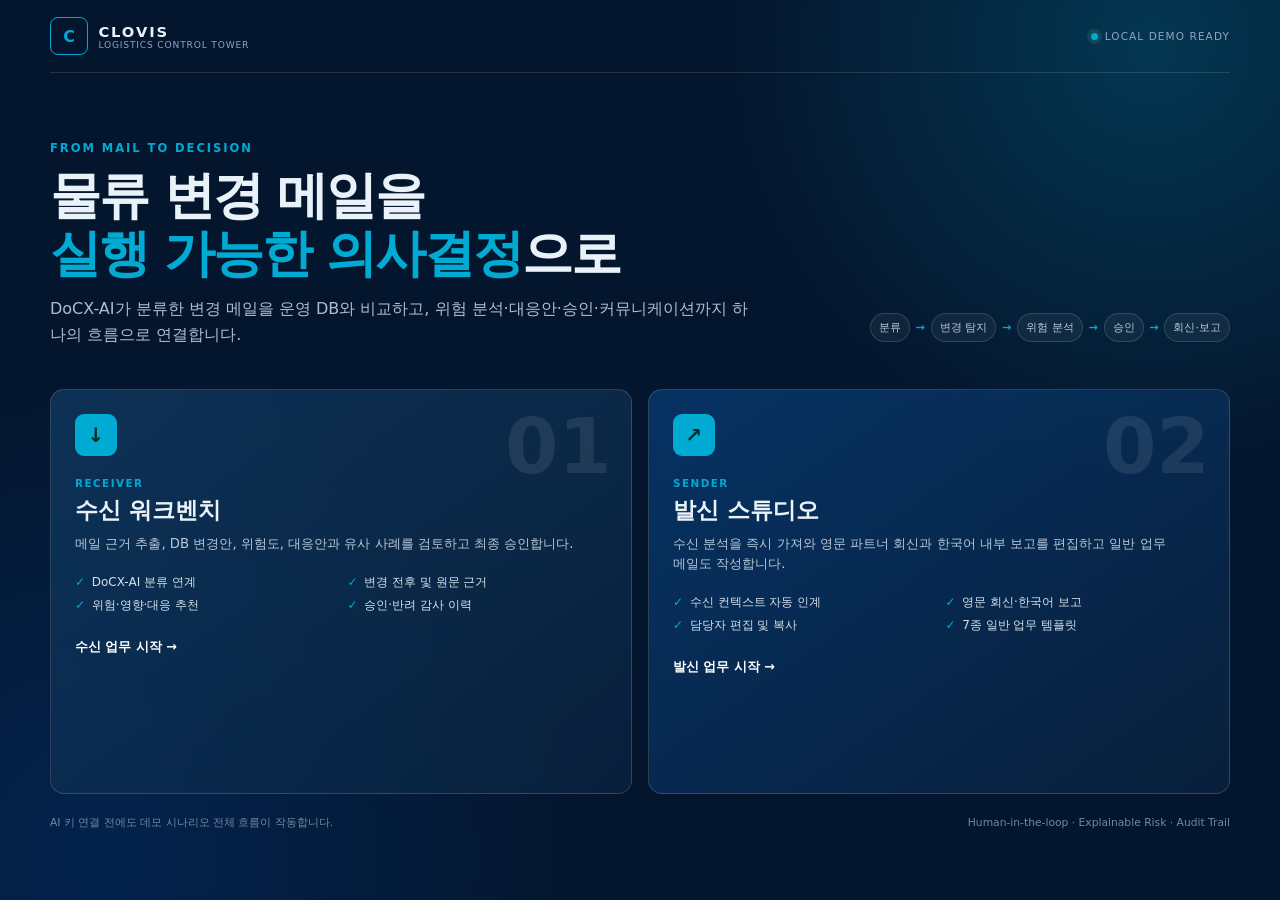
<file: frontend/index.html>
<!DOCTYPE html>
<html lang="ko">
<head>
  <meta charset="UTF-8" />
  <meta name="viewport" content="width=device-width, initial-scale=1.0" />
  <title>Clovis Logistics Control Tower</title>
  <link rel="stylesheet" href="./style.css?v=studio-2" />
  <link rel="stylesheet" href="./clovis-theme.css?v=ai-1" />
</head>
<body class="landing-body">
  <main class="control-landing">
    <header class="landing-nav">
      <div class="landing-brand"><span>C</span><div><strong>CLOVIS</strong><small>LOGISTICS CONTROL TOWER</small></div></div>
      <div class="landing-status"><i></i>LOCAL DEMO READY</div>
    </header>
    <section class="landing-hero">
      <div class="landing-hero__copy">
        <span class="landing-eyebrow">FROM MAIL TO DECISION</span>
        <h1>물류 변경 메일을<br><em>실행 가능한 의사결정</em>으로</h1>
        <p>DoCX-AI가 분류한 변경 메일을 운영 DB와 비교하고, 위험 분석·대응안·승인·커뮤니케이션까지 하나의 흐름으로 연결합니다.</p>
      </div>
      <div class="landing-pipeline"><span>분류</span><b>→</b><span>변경 탐지</span><b>→</b><span>위험 분석</span><b>→</b><span>승인</span><b>→</b><span>회신·보고</span></div>
    </section>
    <section class="landing-workspaces">
      <a class="workspace-card workspace-card--receive" href="./receive.html">
        <span class="workspace-card__number">01</span>
        <div class="workspace-card__icon">↓</div>
        <span class="workspace-card__kicker">RECEIVER</span>
        <h2>수신 워크벤치</h2>
        <p>메일 근거 추출, DB 변경안, 위험도, 대응안과 유사 사례를 검토하고 최종 승인합니다.</p>
        <ul><li>DoCX-AI 분류 연계</li><li>변경 전후 및 원문 근거</li><li>위험·영향·대응 추천</li><li>승인·반려 감사 이력</li></ul>
        <strong>수신 업무 시작 →</strong>
      </a>
      <a class="workspace-card workspace-card--send" href="./send.html">
        <span class="workspace-card__number">02</span>
        <div class="workspace-card__icon">↗</div>
        <span class="workspace-card__kicker">SENDER</span>
        <h2>발신 스튜디오</h2>
        <p>수신 분석을 즉시 가져와 영문 파트너 회신과 한국어 내부 보고를 편집하고 일반 업무 메일도 작성합니다.</p>
        <ul><li>수신 컨텍스트 자동 인계</li><li>영문 회신·한국어 보고</li><li>담당자 편집 및 복사</li><li>7종 일반 업무 템플릿</li></ul>
        <strong>발신 업무 시작 →</strong>
      </a>
    </section>
    <footer class="landing-footer"><span>AI 키 연결 전에도 데모 시나리오 전체 흐름이 작동합니다.</span><span>Human-in-the-loop · Explainable Risk · Audit Trail</span></footer>
  </main>
</body>
</html>
</file>
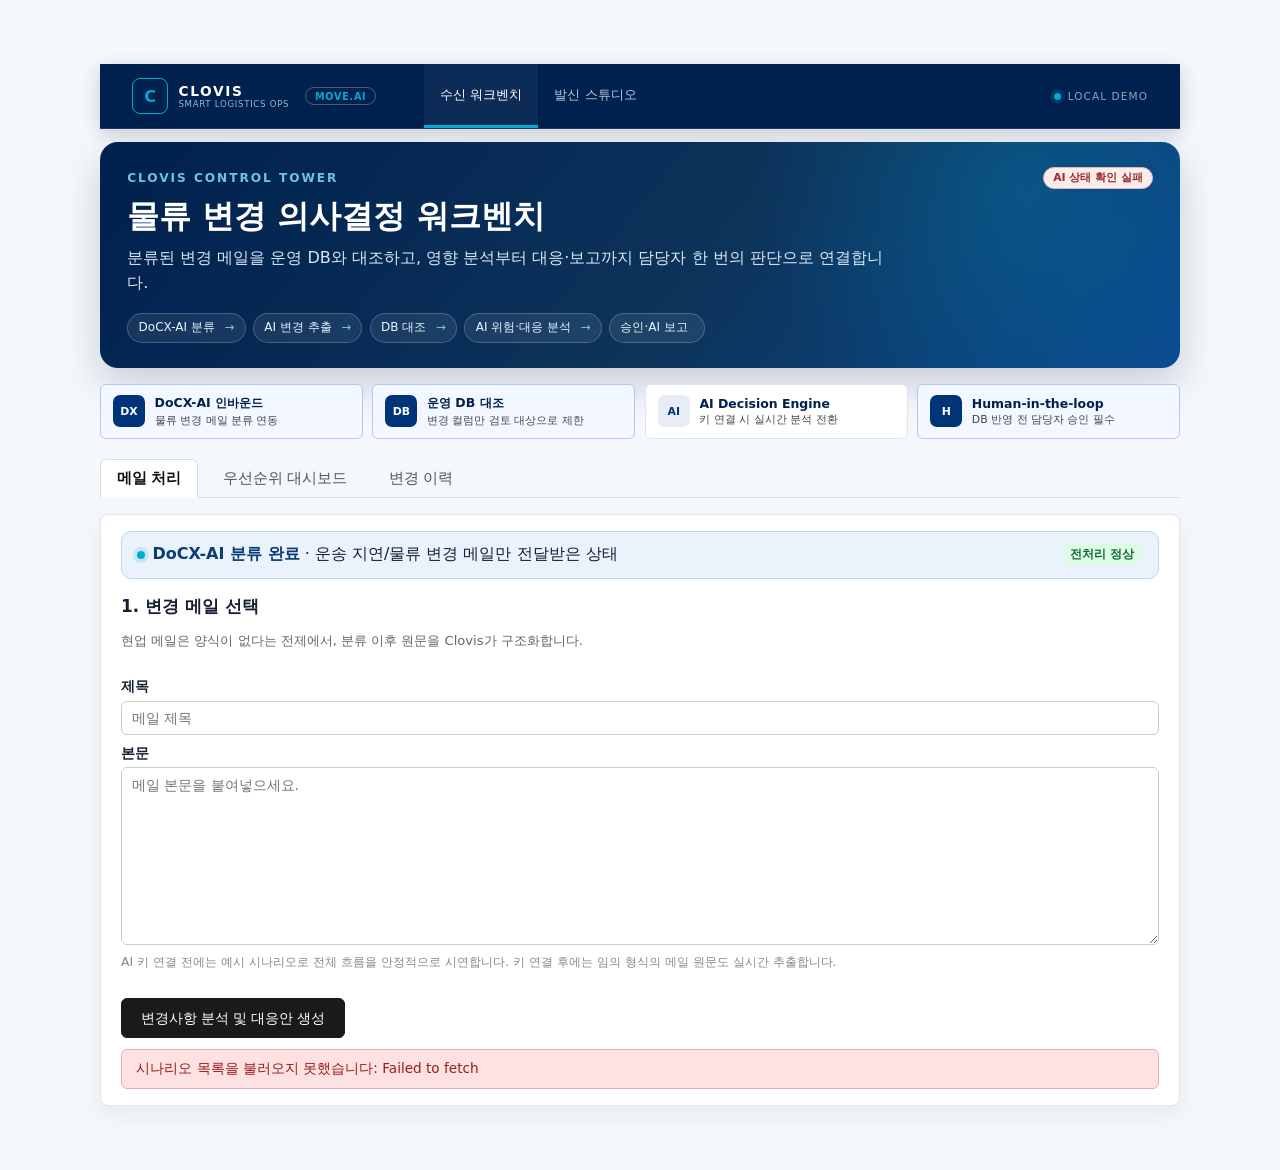
<file: frontend/receive.html>
<!DOCTYPE html>
<html lang="ko">
<head>
  <meta charset="UTF-8" />
  <meta name="viewport" content="width=device-width, initial-scale=1.0" />
  <title>메일 수신 처리</title>
  <link rel="stylesheet" href="./style.css?v=studio-2" />
  <link rel="stylesheet" href="./clovis-theme.css?v=glovis-3" />
  <script src="./config.js"></script>
  <style>
    body {
      max-width: 1080px;
    }

    /* ---------- 탭 ---------- */
    .tabs {
      display: flex;
      gap: 0.5rem;
      margin: 1.25rem 0 1rem;
      border-bottom: 1px solid #ddd;
    }
    .tab-btn {
      border: 1px solid transparent;
      border-bottom: none;
      background: none;
      padding: 0.55rem 1rem;
      font-size: 0.92rem;
      cursor: pointer;
      color: #555;
      border-radius: 6px 6px 0 0;
    }
    .tab-btn.is-active {
      color: #111;
      font-weight: 600;
      border-color: #ddd;
      background: #fff;
      border-bottom: 1px solid #fff;
      margin-bottom: -1px;
    }
    .tab-panel {
      display: none;
    }
    .tab-panel.is-active {
      display: block;
    }

    /* ---------- 공통 패널 ---------- */
    .panel {
      border: 1px solid #ddd;
      border-radius: 8px;
      padding: 1rem 1.25rem;
      margin-bottom: 1.25rem;
      background: #fff;
    }
    .panel h2 {
      margin-top: 0;
      font-size: 1.05rem;
    }
    .hint {
      font-size: 0.82rem;
      color: #666;
      margin: 0.25rem 0 0.75rem;
    }

    /* ---------- 1. 메일 선택 ---------- */
    .example-buttons {
      display: flex;
      flex-wrap: wrap;
      gap: 0.5rem;
      margin-bottom: 1rem;
    }
    .example-btn {
      border: 1px solid #888;
      background: #f5f5f5;
      border-radius: 6px;
      padding: 0.5rem 0.8rem;
      font-size: 0.85rem;
      cursor: pointer;
      text-align: left;
    }
    .example-btn.is-loaded {
      border-color: #1a1a1a;
      background: #eef2ff;
    }
    .example-btn small {
      display: block;
      color: #666;
      font-weight: normal;
    }
    label {
      display: block;
      font-size: 0.85rem;
      font-weight: 600;
      margin: 0.6rem 0 0.3rem;
    }
    input[type="text"], textarea {
      width: 100%;
      padding: 0.5rem 0.6rem;
      border: 1px solid #ccc;
      border-radius: 6px;
      font-family: inherit;
      font-size: 0.88rem;
      box-sizing: border-box;
    }
    textarea {
      resize: vertical;
    }
    .source-note {
      font-size: 0.78rem;
      color: #888;
      margin-top: 0.3rem;
    }
    button.primary {
      margin-top: 0.9rem;
      padding: 0.6rem 1.2rem;
      border: 1px solid #1a1a1a;
      background: #1a1a1a;
      color: #fff;
      border-radius: 6px;
      font-size: 0.9rem;
      cursor: pointer;
    }
    button.primary:disabled {
      opacity: 0.5;
      cursor: not-allowed;
    }
    .error-box {
      background: #fee2e2;
      border: 1px solid #fca5a5;
      color: #991b1b;
      border-radius: 6px;
      padding: 0.6rem 0.9rem;
      font-size: 0.85rem;
      margin-top: 0.7rem;
    }

    /* ---------- 2. 검토 카드 ---------- */
    .case-card {
      border: 1px solid #ddd;
      border-radius: 8px;
      margin-bottom: 1.25rem;
      overflow: hidden;
    }
    .case-card__header {
      background: #f7f7f9;
      padding: 0.75rem 1rem;
      display: flex;
      flex-wrap: wrap;
      align-items: center;
      gap: 0.5rem;
      border-bottom: 1px solid #ddd;
    }
    .case-card__title {
      font-weight: 700;
      font-size: 0.98rem;
    }
    .badge {
      display: inline-block;
      font-size: 0.74rem;
      padding: 0.15rem 0.55rem;
      border-radius: 999px;
      font-weight: 600;
    }
    .badge-registered { background: #dcfce7; color: #166534; }
    .badge-missing { background: #fee2e2; color: #991b1b; }
    .badge-warning { background: #fef3c7; color: #92400e; }
    .case-card__body {
      padding: 1rem;
    }

    /* ---------- 필드 테이블 ---------- */
    table.field-table {
      width: 100%;
      border-collapse: collapse;
      font-size: 0.87rem;
      margin-bottom: 0.9rem;
    }
    table.field-table th, table.field-table td {
      border: 1px solid #e2e2e2;
      padding: 0.45rem 0.6rem;
      text-align: left;
      vertical-align: top;
    }
    table.field-table th {
      background: #fafafa;
      font-size: 0.8rem;
    }
    tr.field-changed td.value-cell {
      background: #fef9c3;
      font-weight: 700;
    }
    .field-missing {
      color: #999;
      font-style: italic;
    }
    .field-new {
      color: #1d4ed8;
    }
    .evidence {
      display: block;
      font-size: 0.74rem;
      color: #777;
      font-weight: normal;
      font-style: italic;
      margin-top: 0.2rem;
    }
    .evidence::before {
      content: "“";
    }
    .evidence::after {
      content: "”";
    }

    /* ---------- 캘린더 ---------- */
    .calendar-wrap {
      display: flex;
      flex-wrap: wrap;
      gap: 1rem;
      margin-bottom: 1rem;
    }
    .calendar-month {
      border: 1px solid #e2e2e2;
      border-radius: 6px;
      padding: 0.6rem;
      width: 230px;
    }
    .calendar-month__title {
      font-size: 0.85rem;
      font-weight: 700;
      text-align: center;
      margin-bottom: 0.4rem;
    }
    table.calendar-grid {
      width: 100%;
      border-collapse: collapse;
      font-size: 0.76rem;
    }
    table.calendar-grid th {
      color: #888;
      font-weight: normal;
      padding: 0.15rem;
    }
    table.calendar-grid td {
      text-align: center;
      padding: 0.3rem 0;
      border-radius: 4px;
    }
    td.day.is-today {
      border: 2px solid #444;
    }
    td.day.is-old {
      background: #fee2e2;
      color: #991b1b;
      text-decoration: line-through;
    }
    td.day.is-new {
      background: #dbeafe;
      color: #1d4ed8;
      font-weight: 700;
    }
    .calendar-legend {
      font-size: 0.74rem;
      color: #555;
      display: flex;
      gap: 0.7rem;
      margin-top: 0.3rem;
      flex-wrap: wrap;
    }
    .legend-dot {
      display: inline-block;
      width: 0.6rem;
      height: 0.6rem;
      border-radius: 2px;
      margin-right: 0.2rem;
      vertical-align: middle;
    }
    .legend-today { border: 2px solid #444; }
    .legend-old { background: #fee2e2; }
    .legend-new { background: #dbeafe; }

    /* ---------- 경고/우선순위 ---------- */
    .warning-list {
      list-style: none;
      padding: 0;
      margin: 0 0 0.9rem;
    }
    .warning-list li {
      background: #fef3c7;
      color: #92400e;
      border: 1px solid #fcd34d;
      border-radius: 6px;
      padding: 0.4rem 0.7rem;
      font-size: 0.83rem;
      margin-bottom: 0.4rem;
    }
    .priority-line {
      font-size: 0.8rem;
      color: #555;
      margin-bottom: 0.8rem;
    }

    /* ---------- 승인/반려 ---------- */
    .update-box {
      border-top: 1px dashed #ccc;
      padding-top: 0.8rem;
      display: flex;
      align-items: center;
      gap: 0.7rem;
      flex-wrap: wrap;
    }
    button.approve-btn, button.reject-btn {
      padding: 0.45rem 0.9rem;
      border-radius: 6px;
      cursor: pointer;
      font-size: 0.85rem;
      border: 1px solid;
    }
    button.approve-btn {
      background: #1a1a1a;
      color: #fff;
      border-color: #1a1a1a;
    }
    button.approve-btn:disabled {
      background: #eee;
      color: #999;
      border-color: #ccc;
      cursor: not-allowed;
    }
    button.reject-btn {
      background: #fff;
      color: #991b1b;
      border-color: #f2b8b8;
    }
    button.reject-btn:disabled {
      color: #ccc;
      border-color: #eee;
      cursor: not-allowed;
    }
    .update-result {
      font-size: 0.82rem;
      color: #991b1b;
      font-weight: 600;
    }
    .decision-box {
      border-radius: 6px;
      padding: 0.5rem 0.8rem;
      font-size: 0.83rem;
      font-weight: 600;
      margin-bottom: 0.6rem;
    }
    .decision-approved {
      background: #dcfce7;
      color: #166534;
    }
    .decision-rejected {
      background: #fee2e2;
      color: #991b1b;
    }
    span.badge.decision-approved { border-radius: 999px; }
    span.badge.decision-rejected { border-radius: 999px; }

    /* ---------- AI 추출 실패 ---------- */
    .ai-failure-banner {
      background: #fee2e2;
      border: 2px solid #dc2626;
      color: #7f1d1d;
      border-radius: 8px;
      padding: 1rem 1.2rem;
    }
    .ai-failure-banner strong {
      font-size: 1rem;
    }
    .ai-failure-detail {
      font-family: monospace;
      font-size: 0.78rem;
      background: #fff;
      border: 1px solid #f2b8b8;
      border-radius: 4px;
      padding: 0.5rem 0.7rem;
      white-space: pre-wrap;
      word-break: break-word;
    }

    /* ---------- 대시보드 ---------- */
    .dashboard-controls {
      display: flex;
      align-items: center;
      gap: 0.6rem;
      margin-bottom: 1rem;
      font-size: 0.85rem;
    }
    table.dashboard-table {
      width: 100%;
      border-collapse: collapse;
      font-size: 0.85rem;
    }
    table.dashboard-table th, table.dashboard-table td {
      border: 1px solid #e2e2e2;
      padding: 0.5rem 0.6rem;
      text-align: left;
    }
    table.dashboard-table th {
      background: #fafafa;
    }
    .rank-cell {
      font-weight: 700;
      color: #444;
      width: 2rem;
    }

    /* ---------- Clovis 의사결정 워크벤치 ---------- */
    body {
      background: #f4f7fb;
      color: #172033;
    }
    .workspace-hero {
      color: #fff;
      background:
        radial-gradient(circle at 85% 20%, rgba(0, 170, 210, 0.22), transparent 28%),
        linear-gradient(130deg, #00204e 0%, #0d345b 58%, #0a4a8f 100%);
      border-radius: 18px;
      padding: 1.55rem 1.7rem;
      margin-top: 0.8rem;
      box-shadow: 0 16px 38px rgba(7, 27, 56, 0.18);
    }
    .workspace-hero h1 { margin: 0.35rem 0 0.45rem; color: #fff; }
    .workspace-hero__top { display: flex; align-items: center; justify-content: space-between; gap: 1rem; }
    .workspace-nav { display: flex; gap: .35rem; }
    .workspace-nav a { color: #dbe9f5; text-decoration: none; border: 1px solid rgba(255,255,255,.18); border-radius: 7px; padding: .42rem .65rem; font-size: .72rem; }
    .workspace-nav a.is-active, .workspace-nav a:hover { color: #001a43; background: #aec6ff; border-color: #aec6ff; }
    .eyebrow {
      color: #6fc4e0;
      font-size: 0.76rem;
      font-weight: 800;
      letter-spacing: 0.16em;
    }
    .hero-copy { color: #d9e8f5; margin: 0; max-width: 760px; line-height: 1.55; }
    .pipeline {
      display: flex;
      flex-wrap: wrap;
      gap: 0.45rem;
      margin-top: 1.1rem;
    }
    .pipeline span {
      border: 1px solid rgba(255,255,255,0.2);
      background: rgba(255,255,255,0.08);
      color: #e9f6ff;
      border-radius: 999px;
      padding: 0.34rem 0.65rem;
      font-size: 0.75rem;
    }
    .pipeline span::after { content: "  →"; margin-left: 0.35rem; color: #6fc4e0; }
    .pipeline span:last-child::after { content: ""; }
    .docx-banner {
      display: flex;
      align-items: center;
      justify-content: space-between;
      gap: 1rem;
      padding: 0.8rem 0.95rem;
      background: #eaf2fb;
      border: 1px solid #bcd6ef;
      border-radius: 10px;
      margin-bottom: 1rem;
    }
    .docx-banner strong { color: #0a3d73; }
    .live-dot {
      display: inline-block;
      width: 8px;
      height: 8px;
      background: #00aad2;
      border-radius: 50%;
      box-shadow: 0 0 0 4px rgba(0,170,210,0.15);
      margin-right: 0.45rem;
    }
    .panel, .case-card { border-color: #dfe7f0; box-shadow: 0 8px 22px rgba(27, 53, 86, 0.06); }
    .case-card { border-radius: 14px; }
    .case-card__header { background: linear-gradient(90deg, #f6f9fc, #eef3fb); padding: 0.9rem 1.05rem; }
    .case-card__title { margin-right: auto; }
    .risk-badge { color: #fff; }
    .risk-badge.low { background: #2f7d5c; }
    .risk-badge.medium { background: #b8863a; }
    .risk-badge.high { background: #bf5b2f; }
    .risk-badge.critical { background: #ba1a1a; }
    .decision-support {
      border: 1px solid #dbe6ef;
      border-radius: 12px;
      overflow: hidden;
      margin: 1rem 0;
      background: #fbfdff;
    }
    .decision-grid {
      display: grid;
      grid-template-columns: 0.85fr 1.15fr;
      gap: 0;
    }
    .risk-panel, .action-panel { padding: 1rem; }
    .risk-panel { border-right: 1px solid #dbe6ef; }
    .section-kicker {
      font-size: 0.72rem;
      font-weight: 800;
      color: #53708c;
      letter-spacing: 0.08em;
      text-transform: uppercase;
      margin-bottom: 0.6rem;
    }
    .risk-head { display: flex; align-items: center; gap: 0.85rem; margin-bottom: 0.85rem; }
    .risk-score {
      width: 68px;
      height: 68px;
      border-radius: 50%;
      display: grid;
      place-items: center;
      color: white;
      background: #b8863a;
      font-weight: 800;
      font-size: 1.25rem;
      box-shadow: inset 0 0 0 7px rgba(255,255,255,0.22);
      flex: 0 0 auto;
    }
    .risk-score.low { background: #2f7d5c; }
    .risk-score.high { background: #bf5b2f; }
    .risk-score.critical { background: #ba1a1a; }
    .risk-title strong { display: block; font-size: 1.02rem; }
    .risk-title span { font-size: 0.75rem; color: #6a7d90; }
    .risk-reasons { margin: 0; padding-left: 1.1rem; color: #526579; font-size: 0.78rem; }
    .impact-list { display: grid; gap: 0.45rem; margin-top: 0.9rem; }
    .impact-item { background: #fff; border: 1px solid #e4ebf2; border-radius: 8px; padding: 0.6rem 0.7rem; }
    .impact-item strong { color: #173c62; font-size: 0.79rem; }
    .impact-item span { display: block; color: #5a6d80; font-size: 0.76rem; margin-top: 0.15rem; line-height: 1.4; }
    .action-list { display: grid; gap: 0.55rem; }
    .action-option {
      position: relative;
      display: grid;
      grid-template-columns: auto 1fr;
      gap: 0.65rem;
      align-items: start;
      margin: 0;
      padding: 0.72rem;
      border: 1px solid #dbe4ed;
      border-radius: 9px;
      background: #fff;
      cursor: pointer;
    }
    .action-option:has(input:checked) { border-color: #003478; background: #eef3fb; box-shadow: 0 0 0 2px rgba(0,52,120,0.12); }
    .action-option input { margin-top: 0.25rem; accent-color: #003478; }
    .action-name { display: flex; align-items: center; gap: 0.4rem; font-size: 0.83rem; font-weight: 800; }
    .recommend-chip { color: #003478; background: #d8e2ff; border-radius: 999px; padding: 0.12rem 0.42rem; font-size: 0.67rem; }
    .action-desc { display: block; color: #607386; font-size: 0.75rem; margin-top: 0.2rem; line-height: 1.38; }
    .action-meta { display: block; color: #8393a3; font-size: 0.69rem; margin-top: 0.3rem; }
    .package-button {
      width: 100%;
      border: none;
      border-radius: 9px;
      color: #fff;
      background: linear-gradient(90deg, #003478, #00aad2);
      padding: 0.72rem 1rem;
      margin-top: 0.75rem;
      font-weight: 800;
      cursor: pointer;
    }
    .package-button:disabled { opacity: 0.55; cursor: wait; }
    .package-output { border-top: 1px solid #dbe6ef; padding: 1rem; background: #f2f7fb; }
    .package-grid { display: grid; grid-template-columns: 1fr 1fr; gap: 0.8rem; }
    .message-draft { background: white; border: 1px solid #dbe4ed; border-radius: 10px; overflow: hidden; }
    .message-draft__head { padding: 0.65rem 0.8rem; background: #eaf1f7; font-size: 0.78rem; font-weight: 800; }
    .message-draft__subject { padding: 0.65rem 0.8rem; font-size: 0.77rem; font-weight: 700; border-bottom: 1px solid #edf1f5; }
    .message-draft pre { white-space: pre-wrap; word-break: break-word; margin: 0; padding: 0.8rem; font-family: inherit; font-size: 0.75rem; line-height: 1.52; max-height: 320px; overflow: auto; }
    .copy-btn { float: right; border: 1px solid #b6c5d3; background: #fff; border-radius: 6px; padding: 0.2rem 0.45rem; cursor: pointer; font-size: 0.68rem; }
    .section-label { margin: 1.05rem 0 0.5rem; font-size: 0.78rem; color: #536b82; font-weight: 800; }
    .case-memory { border-top: 1px solid #dbe6ef; padding: 0.85rem 1rem; background: #f6f9fc; }
    .case-memory__title { display: flex; justify-content: space-between; gap: 0.8rem; font-weight: 800; font-size: 0.8rem; color: #173c62; }
    .case-memory__grid { display: grid; grid-template-columns: repeat(3, 1fr); gap: 0.55rem; margin-top: 0.55rem; }
    .case-memory__item { border: 1px solid #dbe6ef; background: #fff; padding: 0.55rem; border-radius: 7px; font-size: 0.72rem; color: #5e6875; line-height: 1.42; }
    .case-memory__item strong { display: block; color: #0a385f; margin-bottom: 0.12rem; }
    .handoff-bar { display: flex; align-items: center; justify-content: space-between; gap: 0.8rem; padding: 0.8rem; margin-top: 0.8rem; border-radius: 9px; background: #0d2948; color: #fff; }
    .handoff-bar span { font-size: 0.76rem; color: #d5e2ee; }
    .handoff-btn { border: none; border-radius: 7px; padding: 0.55rem 0.8rem; background: #aec6ff; color: #001a43; font-weight: 800; cursor: pointer; white-space: nowrap; }
    @media (max-width: 760px) {
      .decision-grid, .package-grid, .case-memory__grid { grid-template-columns: 1fr; }
      .risk-panel { border-right: none; border-bottom: 1px solid #dbe6ef; }
      .workspace-hero { padding: 1.2rem; }
    }
  </style>
</head>
<body class="receiver-page">
  <header class="clovis-header">
    <a class="clovis-brand" href="./index.html" aria-label="Clovis 홈"><span class="clovis-brand__mark">C</span><span><strong>CLOVIS</strong><small>SMART LOGISTICS OPS</small></span><span class="clovis-brand__suite">MOVE<em>.AI</em></span></a>
    <nav class="clovis-nav" aria-label="주요 기능"><a class="is-active" href="./receive.html">수신 워크벤치</a><a href="./send.html">발신 스튜디오</a></nav>
    <span class="clovis-system"><i></i>LOCAL DEMO</span>
  </header>
  <main class="receiver-shell">
  <header class="workspace-hero clovis-hero">
    <div class="workspace-hero__top">
      <div class="eyebrow">CLOVIS CONTROL TOWER</div>
      <span class="ai-mode-chip fallback" id="hero-ai-mode">AI 키 연결 전 · 데모 폴백</span>
    </div>
    <h1>물류 변경 의사결정 워크벤치</h1>
    <p class="hero-copy">분류된 변경 메일을 운영 DB와 대조하고, 영향 분석부터 대응·보고까지 담당자 한 번의 판단으로 연결합니다.</p>
    <div class="pipeline" id="analysis-pipeline">
      <span data-stage="0" class="is-done">DoCX-AI 분류</span><span data-stage="1" class="is-active">AI 변경 추출</span><span data-stage="2">DB 대조</span><span data-stage="3">AI 위험·대응 분석</span><span data-stage="4">승인·AI 보고</span>
    </div>
  </header>

  <div class="clovis-opsbar" aria-label="운영 연동 상태">
    <div class="clovis-opsbar__item is-ready"><span class="clovis-opsbar__icon">DX</span><span class="clovis-opsbar__copy"><strong>DoCX-AI 인바운드</strong><span>물류 변경 메일 분류 연동</span></span></div>
    <div class="clovis-opsbar__item is-ready"><span class="clovis-opsbar__icon">DB</span><span class="clovis-opsbar__copy"><strong>운영 DB 대조</strong><span>변경 컬럼만 검토 대상으로 제한</span></span></div>
    <div class="clovis-opsbar__item" id="ops-ai-state"><span class="clovis-opsbar__icon">AI</span><span class="clovis-opsbar__copy"><strong>AI Decision Engine</strong><span>키 연결 시 실시간 분석 전환</span></span></div>
    <div class="clovis-opsbar__item is-ready"><span class="clovis-opsbar__icon">H</span><span class="clovis-opsbar__copy"><strong>Human-in-the-loop</strong><span>DB 반영 전 담당자 승인 필수</span></span></div>
  </div>

  <div class="tabs">
    <button class="tab-btn is-active" data-tab="process">메일 처리</button>
    <button class="tab-btn" data-tab="dashboard">우선순위 대시보드</button>
    <button class="tab-btn" data-tab="history">변경 이력</button>
  </div>

  <!-- ================= 탭 1: 메일 처리 ================= -->
  <section id="tab-process" class="tab-panel is-active">
    <div class="panel">
      <div class="docx-banner">
        <div><span class="live-dot"></span><strong>DoCX-AI 분류 완료</strong> · 운송 지연/물류 변경 메일만 전달받은 상태</div>
        <span class="badge badge-registered">전처리 정상</span>
      </div>
      <h2>1. 변경 메일 선택</h2>
      <p class="hint">현업 메일은 양식이 없다는 전제에서, 분류 이후 원문을 Clovis가 구조화합니다.</p>
      <div id="example-buttons" class="example-buttons">불러오는 중...</div>

      <label for="mail-subject">제목</label>
      <input id="mail-subject" type="text" placeholder="메일 제목" />

      <label for="mail-body">본문</label>
      <textarea id="mail-body" rows="10" placeholder="메일 본문을 붙여넣으세요."></textarea>
      <p class="source-note" id="source-note">AI 키 연결 전에는 예시 시나리오로 전체 흐름을 안정적으로 시연합니다. 키 연결 후에는 임의 형식의 메일 원문도 실시간 추출합니다.</p>

      <button id="btn-process" class="primary">변경사항 분석 및 대응안 생성</button>
      <div id="process-error" class="error-box" style="display:none;"></div>
    </div>

    <div id="review-section" style="display:none;">
      <div class="panel">
        <h2>2. 담당자 의사결정</h2>
        <p class="hint" id="review-summary"></p>
        <div id="case-list"></div>
      </div>
    </div>
  </section>

  <!-- ================= 탭 2: 우선순위 대시보드 ================= -->
  <section id="tab-dashboard" class="tab-panel">
    <div class="panel">
      <h2>오늘의 처리 대기 건 (우선순위 순)</h2>
      <p class="hint">준비된 mock 시나리오 3건에서 나온 전체 변경 건을 한 번에 모아 정렬합니다.</p>
      <div class="dashboard-controls">
        <label for="sort-select" style="margin:0;">정렬 기준</label>
        <select id="sort-select">
          <option value="priority">우선순위 점수</option>
          <option value="schedule_days">일정 변경폭(일수)</option>
          <option value="cargo_percent">화물량 변경률</option>
          <option value="urgency">입항 임박순</option>
        </select>
      </div>
      <div id="dashboard-body">불러오는 중...</div>
    </div>
  </section>

  <!-- ================= 탭 3: 변경 이력 ================= -->
  <section id="tab-history" class="tab-panel">
    <div class="panel">
      <h2>변경 이력 (감사 추적)</h2>
      <p class="hint">승인/반려된 건이 append-only로 기록됩니다. 반려 건은 DB에 반영되지 않고 이력에만 남습니다.</p>
      <div id="history-body">불러오는 중...</div>
    </div>
  </section>
  </main>

  <script>
    const $ = (sel) => document.querySelector(sel);
    const $$ = (sel) => Array.from(document.querySelectorAll(sel));
    const API_BASE = window.CLOVIS_API_BASE || `${location.protocol}//${location.hostname}:8766`;

    let scenarios = [];
    let loadedScenarioId = null;
    let loadedOriginalText = null;
    let currentMailReference = null;
    let currentMailSubject = null;
    let currentMailBody = null;

    function escapeHtml(value) {
      return String(value ?? "")
        .replaceAll("&", "&amp;")
        .replaceAll("<", "&lt;")
        .replaceAll(">", "&gt;")
        .replaceAll('"', "&quot;")
        .replaceAll("'", "&#039;");
    }

    // ---------- AI가 생성한 한국어 텍스트를 화면/메일용으로 정리 ----------
    // AI 응답은 (1) "선박을(를)"처럼 조사를 확정하지 못하고 괄호 병기로 두거나,
    // (2) "-습니다"체와 "-음"(명사형 종결/리포트체)을 섞어 쓰거나,
    // (3) 마크다운(**굵게**, `코드`) 문법을 그대로 텍스트에 남기는 경우가 있다.
    // 화면/메일 초안에 실제로 보여지기 직전에 아래 함수들로 정리한다.

    function hasBatchim(ch) {
      const code = ch.charCodeAt(0) - 0xac00;
      if (code < 0 || code > 11171) return false; // 한글 음절 범위 밖(영문/숫자 등)이면 판단 불가 -> false 취급
      return code % 28 !== 0;
    }

    // "선박을(를)", "일정은(는)" 같은 이중 조사 표기를 앞 글자 받침 유무에 맞는
    // 조사 하나로 확정한다.
    function resolveParticles(text) {
      return String(text ?? "").replace(
        /([가-힣])(을\(를\)|이\(가\)|은\(는\)|과\(와\))/g,
        (match, ch, pair) => {
          const [withBatchim, withoutBatchim] = pair.replace(/[()]/g, " ").trim().split(" ");
          return ch + (hasBatchim(ch) ? withBatchim : withoutBatchim);
        }
      );
    }

    // --------------------------------------------------
    // 한국어 문체 정리
    //
    // 1) 내부 보고용 "보고 내용 정리" → -음 체
    //    예: "화물량이 감소합니다." → "화물량이 감소함"
    //
    // 2) 일반 문장/메일 → -습니다 체
    //    예: "납기 지연이 예상됩니다." → 그대로 유지
    // --------------------------------------------------

    // 보고 내용 정리용: -음 체
    function normalizeReportText(text) {
      return String(text ?? "")
        .replace(/예상됩니다(?=[.,\s]|$)/g, "예상됨")
        .replace(/필요합니다(?=[.,\s]|$)/g, "필요함")
        .replace(/가능합니다(?=[.,\s]|$)/g, "가능함")
        .replace(/권고드립니다(?=[.,\s]|$)/g, "권고함")
        .replace(/됩니다(?=[.,\s]|$)/g, "됨")
        .replace(/있습니다(?=[.,\s]|$)/g, "있음")
        .replace(/없습니다(?=[.,\s]|$)/g, "없음")
        .replace(/높습니다(?=[.,\s]|$)/g, "높음")
        .replace(/낮습니다(?=[.,\s]|$)/g, "낮음")
        .replace(/작습니다(?=[.,\s]|$)/g, "작음")
        .replace(/큽니다(?=[.,\s]|$)/g, "큼")
        .replace(/합니다(?=[.,\s]|$)/g, "함")
        .replace(/됩니다\.(?=$)/g, "됨");
    }

    // 일반 문장/메일용: -습니다 체를 그대로 유지한다.
    // buildSentenceKoreanReport()에서 생성되는 일반 문장은
    // "예상됩니다.", "필요합니다." 등의 -습니다 체로 작성된다.
    function normalizeMessageText(text) {
      return String(text ?? "")
        .replace(/예상됨(?=[.,\s]|$)/g, "예상됩니다")
        .replace(/필요함(?=[.,\s]|$)/g, "필요합니다")
        .replace(/가능함(?=[.,\s]|$)/g, "가능합니다")
        .replace(/권고함(?=[.,\s]|$)/g, "권고드립니다")
        .replace(/됨(?=[.,\s]|$)/g, "됩니다")
        .replace(/있음(?=[.,\s]|$)/g, "있습니다")
        .replace(/없음(?=[.,\s]|$)/g, "없습니다")
        .replace(/높음(?=[.,\s]|$)/g, "높습니다")
        .replace(/낮음(?=[.,\s]|$)/g, "낮습니다")
        .replace(/작음(?=[.,\s]|$)/g, "작습니다")
        .replace(/큼(?=[.,\s]|$)/g, "큽니다")
        .replace(/함(?=[.,\s]|$)/g, "합니다");
    }

    function cleanKoreanText(text) {
      return resolveParticles(String(text ?? ""));
    }

    // HTML로 표시되는 곳(카드/미리보기)에서 사용: **굵게**를 실제 <strong>으로
    // 바꾸고, 남은 마크다운 기호(`코드`)는 제거한다. escapeHtml을 함께
    // 처리하므로 이 함수의 결과를 그대로 innerHTML에 넣어도 안전하다.
    // type = "report"이면 -음 체, 그 외에는 -습니다 체를 유지한다.
    function mdToSafeHtml(text, type = "message") {
      let cleaned = cleanKoreanText(text);
      cleaned = type === "report"
        ? normalizeReportText(cleaned)
        : normalizeMessageText(cleaned);

      return cleaned
        .split(/(\*\*[^*]+\*\*)/g)
        .map((part) => {
          const m = part.match(/^\*\*([^*]+)\*\*$/);
          if (m) return `<strong>${escapeHtml(m[1])}</strong>`;
          return escapeHtml(part).replace(/`/g, "");
        })
        .join("");
    }

    // 순수 텍스트로 들어가는 곳(메일 초안 textarea, 클립보드 복사)에서 사용.
    function mdToPlainText(text, type = "message") {
      let cleaned = cleanKoreanText(text);
      cleaned = type === "report"
        ? normalizeReportText(cleaned)
        : normalizeMessageText(cleaned);

      return cleaned
        .replace(/\*\*([^*]+)\*\*/g, "$1")
        .replace(/`([^`]+)`/g, "$1")
        .replace(/^#+\s*/gm, "")
        .trim();
    }

    // backend/receiver의 korean_report.body는 "임원이 30초 안에 훑어보는
    // 스캔형 보고서"(번호 매긴 항목 나열)로 의도적으로 설계되어 있고,
    // receive.html 자체 화면(내부 보고 카드)에는 그 형태 그대로 보여주는
    // 게 맞다. 다만 send.html의 "메일 초안" 편집창에 그 텍스트를 그대로
    // 넣으면 실제 메일처럼 안 읽혀서, 인계(handoff) 시점에만 이미 화면에
    // 있는 구조화된 값(선박/위험도/변경사항/영향/권고 대응)으로 문장형
    // 본문을 새로 조립한다. backend는 건드리지 않는다.
    //
    // 문장 조립 시 지키는 규칙(버그 재발 방지):
    // 1) "변경 없음"과 "변경이 확인되었으며"가 한 문장에서 동시에
    //    나오지 않도록, 변경 유무에 따라 아예 다른 문장을 쓴다.
    // 2) 영향(impacts) 항목을 이어붙일 때 "또한"을 2번 이상 쓰지 않는다.
    //    항목이 3개 이상이면 문장으로 이어붙이지 않고 줄바꿈 목록으로 쓴다.
    // 3) 각 조각을 합치기 전에 끝의 마침표류를 제거해서, 합친 뒤
    //    마침표가 중복("..")되지 않게 한다.
    function stripTrailingPunctuation(text) {
      return (text || "").trim().replace(/[.!?]+$/, "");
    }

    function buildSentenceKoreanReport({
      shipName,
      callSign,
      mailSubject,
      risk,
      changedSummary,
      impacts,
      action
    }) {
      const shipLabel = shipName
        ? `${shipName}${callSign ? `(호출부호 ${callSign})` : ""}`
        : "해당 선박";

      const riskText = risk
        ? `${risk.label}(${risk.score}/100) 수준`
        : "평가 중";

      const hasChanges = !!(changedSummary && changedSummary.length);
      const changeSentence = hasChanges
        ? `${shipLabel}에 대해 ${changedSummary.join(", ")} 변경이 확인되었으며, 현재 위험도는 ${riskText}입니다.`
        : `${shipLabel}은(는) 현재 운영 DB 대비 확인된 변경 사항이 없으며, 현재 위험도는 ${riskText}입니다.`;

      const impactItems = (impacts || [])
        .map((item) => `${item.area} 측면에서는 ${stripTrailingPunctuation(item.message)}`)
        .filter(Boolean);

      let impactText;
      if (impactItems.length === 0) {
        impactText = "현재까지 파악된 추가 업무 영향은 없습니다.";
      } else if (impactItems.length <= 2) {
        // 1~2개는 자연스럽게 한 문장으로 (2개일 때만 "또한" 1회 사용)
        impactText = impactItems.map((s) => `${s}.`).join(" 또한 ");
        if (impactItems.length === 2) {
          impactText = `${impactItems[0]}. 또한 ${impactItems[1]}.`;
        }
      } else {
        // 3개 이상은 문장으로 이어붙이지 않고 항목별로 나열
        impactText = impactItems.map((s) => `- ${s}.`).join("\n");
      }

      const actionText = action
        ? `${action.title}을(를) 권고드립니다. ${stripTrailingPunctuation(action.description || "")}${action.description ? "." : ""}`.trim()
        : "";

      const paragraphs = [
        "담당자님, 안녕하세요.",
        "물류 운영팀입니다.",
        `${mailSubject ? `"${mailSubject}"` : "수신 메일"} 검토 결과를 다음과 같이 안내드립니다.`,
        changeSentence,
        impactText,
        actionText,
        "승인해 주시면 운영 DB에 반영하고, 해외 파트너 회신 및 고객 납기 영향 공유까지 이어서 진행하겠습니다.",
        "확인 부탁드립니다.",
        "감사합니다.",
        "물류 운영팀 드림",
      ].filter((paragraph) => paragraph !== "");

      return mdToPlainText(paragraphs.join("\n\n"), "message");
    }

    function aiModeMarkup(mode, purpose) {
      if (mode === "ai") return `<span class="ai-mode-chip">● ${escapeHtml(purpose)} · 실제 AI</span>`;
      if (mode === "fallback_after_ai_error") return `<span class="ai-mode-chip error">● ${escapeHtml(purpose)} · AI 오류 후 폴백</span>`;
      return `<span class="ai-mode-chip fallback">● ${escapeHtml(purpose)} · 데모 폴백</span>`;
    }

    function setPipelineStage(stage) {
      $$("#analysis-pipeline [data-stage]").forEach((item) => {
        const index = Number(item.dataset.stage);
        item.classList.toggle("is-done", index < stage || stage > 4);
        item.classList.toggle("is-active", index === stage && stage <= 4);
      });
    }

    async function loadAiStatus() {
      const chip = $("#hero-ai-mode");
      try {
        const status = await apiGet("/api/receiver/ai-status");
        chip.className = status.configured ? "ai-mode-chip" : "ai-mode-chip fallback";
        chip.textContent = status.configured
          ? `AI 연결됨 · ${status.model} · 추출/위험/대응/보고`
          : "AI 키 연결 전 · 설명 가능한 데모 폴백";
        const opsAiState = $("#ops-ai-state");
        opsAiState.classList.toggle("is-ready", !!status.configured);
        opsAiState.querySelector("span:last-child span").textContent = status.configured
          ? `${status.model} · 추출/판단/보고 활성`
          : "키 연결 시 실시간 분석 전환";
      } catch (err) {
        chip.className = "ai-mode-chip error";
        chip.textContent = "AI 상태 확인 실패";
      }
    }

    async function apiGet(path) {
      const res = await fetch(API_BASE + path);
      const data = await res.json().catch(() => ({}));
      if (!res.ok) throw new Error(data.detail || `요청 실패 (${res.status})`);
      return data;
    }
    async function apiPost(path, body) {
      const res = await fetch(API_BASE + path, {
        method: "POST",
        headers: { "Content-Type": "application/json" },
        body: JSON.stringify(body),
      });
      const data = await res.json().catch(() => ({}));
      if (!res.ok) throw new Error(data.detail || `요청 실패 (${res.status})`);
      return data;
    }

    // ---------- 탭 ----------
    $$(".tab-btn").forEach((btn) => {
      btn.addEventListener("click", () => {
        $$(".tab-btn").forEach((b) => b.classList.toggle("is-active", b === btn));
        const target = btn.dataset.tab;
        $$(".tab-panel").forEach((p) => p.classList.remove("is-active"));
        $(`#tab-${target}`).classList.add("is-active");
        if (target === "dashboard") loadDashboard();
        if (target === "history") loadHistory();
      });
    });

    // ---------- 1. 메일 선택 ----------
    function currentComposedText() {
      return `${$("#mail-subject").value}\n${$("#mail-body").value}`;
    }

    function checkStillLoadedExample() {
      if (loadedScenarioId && currentComposedText() !== loadedOriginalText) {
        loadedScenarioId = null;
        renderExampleButtons();
      }
    }

    function renderExampleButtons() {
      const wrap = $("#example-buttons");
      wrap.innerHTML = "";
      scenarios.forEach((s) => {
        const btn = document.createElement("button");
        btn.type = "button";
        btn.className = "example-btn" + (s.id === loadedScenarioId ? " is-loaded" : "");
        btn.innerHTML = `예시 불러오기: ${s.title}<small>${s.summary || ""}</small>`;
        btn.addEventListener("click", () => loadExample(s.id));
        wrap.appendChild(btn);
      });
    }

    async function loadExample(scenarioId) {
      try {
        const scenario = await apiGet(`/scenarios/${scenarioId}`);
        $("#mail-subject").value = scenario.mail.subject;
        $("#mail-body").value = scenario.mail.body;
        loadedScenarioId = scenarioId;
        loadedOriginalText = currentComposedText();
        renderExampleButtons();
      } catch (err) {
        showProcessError(err.message);
      }
    }

    function showProcessError(msg) {
      const el = $("#process-error");
      if (!msg) {
        el.style.display = "none";
        el.textContent = "";
        return;
      }
      el.style.display = "block";
      el.textContent = msg;
    }

    $("#mail-subject").addEventListener("input", checkStillLoadedExample);
    $("#mail-body").addEventListener("input", checkStillLoadedExample);

    async function loadScenarios() {
      try {
        const data = await apiGet("/scenarios");
        scenarios = data.scenarios;
        renderExampleButtons();
      } catch (err) {
        $("#example-buttons").innerHTML = "";
        showProcessError("시나리오 목록을 불러오지 못했습니다: " + err.message);
      }
    }

    // ---------- 2. 검토 결과 ----------
    function statusRowClass(status) {
      return status === "changed" ? "field-changed" : "";
    }

    function renderValueCell(row, isOld) {
      if (isOld) {
        if (row.old_value === null || row.old_value === undefined || row.old_value === "") {
          return `<span class="field-missing">정보 없음</span>`;
        }
        return row.old_value;
      }
      // 변경 값(메일에서 추출된 값) 컬럼
      if (row.status === "missing") {
        return `<span class="field-missing">추출 실패</span>`;
      }
      let html = row.new_value;
      if (row.status === "no_baseline") {
        html = `<span class="field-new">${row.new_value}</span>`;
      }
      if (row.evidence) {
        html += `<span class="evidence">${row.evidence}</span>`;
      }
      return html;
    }

    function renderFieldTable(fields) {
      const rows = fields
        .map((row) => {
          const rowClass = statusRowClass(row.status);
          return `
            <tr class="${rowClass}">
              <td>${row.label}</td>
              <td>${renderValueCell(row, true)}</td>
              <td class="value-cell">${renderValueCell(row, false)}</td>
            </tr>
          `;
        })
        .join("");
      return `
        <table class="field-table">
          <thead><tr><th>필드</th><th>기존 값</th><th>변경 값(근거)</th></tr></thead>
          <tbody>${rows}</tbody>
        </table>
      `;
    }

    function renderCalendar(calendarData) {
      if (!calendarData || !calendarData.length) return "";
      const months = calendarData
        .map((m) => {
          const rows = m.weeks
            .map((week) => {
              const cells = week
                .map((cell) => {
                  if (!cell) return `<td></td>`;
                  const classes = ["day"];
                  if (cell.is_today) classes.push("is-today");
                  if (cell.is_old) classes.push("is-old");
                  if (cell.is_new) classes.push("is-new");
                  return `<td class="${classes.join(" ")}">${cell.day}</td>`;
                })
                .join("");
              return `<tr>${cells}</tr>`;
            })
            .join("");
          return `
            <div class="calendar-month">
              <div class="calendar-month__title">${m.year}년 ${m.month}월</div>
              <table class="calendar-grid">
                <thead><tr><th>일</th><th>월</th><th>화</th><th>수</th><th>목</th><th>금</th><th>토</th></tr></thead>
                <tbody>${rows}</tbody>
              </table>
            </div>
          `;
        })
        .join("");
      return `
        <div class="calendar-wrap">${months}</div>
        <div class="calendar-legend">
          <span><span class="legend-dot legend-today"></span>오늘</span>
          <span><span class="legend-dot legend-old"></span>기존 일정</span>
          <span><span class="legend-dot legend-new"></span>변경 일정</span>
        </div>
      `;
    }

    function renderWarnings(warnings) {
      if (!warnings || !warnings.length) return "";
      const items = warnings.map((w) => `<li>⚠ ${w.message}</li>`).join("");
      return `<ul class="warning-list">${items}</ul>`;
    }

    function renderPriority(card) {
      const reasons = Object.entries(card.priority.breakdown || {})
        .map(([k, v]) => `${k} +${v}`)
        .join(", ");
      return `<div class="priority-line">처리 우선순위 보조점수: <strong>${card.priority.total}</strong>${reasons ? ` (${escapeHtml(reasons)})` : ""}</div>`;
    }

    function renderDecisionSupport(card) {
      const support = card.decision_support;
      if (!support) return "";
      const risk = support.risk;
      const modeChip = aiModeMarkup(support.analysis_mode, "위험·대응 분석");
      const aiError = support.ai_error ? `<div class="ai-error-note">AI 호출 실패: ${escapeHtml(support.ai_error)}</div>` : "";
      const reasons = (risk.reasons || []).map((reason) => `<li>${mdToSafeHtml(reason)}</li>`).join("");
      const impacts = (support.impacts || []).map((impact) => `
        <div class="impact-item">
          <strong>${escapeHtml(impact.area)}</strong>
          <span>${mdToSafeHtml(impact.message)}</span>
        </div>
      `).join("");
      const radioName = `action-${String(card.case_id).replace(/[^a-zA-Z0-9_-]/g, "-")}`;
      const actions = (support.actions || []).map((action) => `
        <label class="action-option">
          <input type="radio" name="${radioName}" value="${escapeHtml(action.id)}" ${action.recommended ? "checked" : ""} />
          <span>
            <span class="action-name">${escapeHtml(action.title)} ${action.recommended ? '<span class="recommend-chip">Clovis 추천</span>' : ""}</span>
            <span class="action-desc">${escapeHtml(action.description)}</span>
            <span class="action-meta">${escapeHtml(action.cost)} · ${escapeHtml(action.lead_time)}</span>
          </span>
        </label>
      `).join("");
      const memory = support.similar_case;
      const memoryHtml = memory ? `
        <div class="case-memory">
          <div class="case-memory__title"><span>데모 사례 · ${escapeHtml(memory.title)}</span><span>유사도 ${memory.similarity}%</span></div>
          <div class="case-memory__grid">
            <div class="case-memory__item"><strong>당시 상황</strong>${escapeHtml(memory.situation)}</div>
            <div class="case-memory__item"><strong>적용 대응</strong>${escapeHtml(memory.response)}</div>
            <div class="case-memory__item"><strong>처리 결과</strong>${escapeHtml(memory.outcome)}</div>
          </div>
        </div>
      ` : "";
      return `
        <section class="decision-support">
          <div class="decision-grid">
            <div class="risk-panel">
              <div class="section-kicker">LOGISTICS IMPACT</div>
              <div class="risk-head">
                <div class="risk-score ${risk.level}">${risk.score}</div>
                <div class="risk-title"><strong>위험도 ${escapeHtml(risk.label)}</strong><span>${support.analysis_mode === "ai" ? "AI 종합 분석 점수" : "설명 가능한 데모 점수"} / 100</span>${modeChip}${aiError}</div>
              </div>
              <ul class="risk-reasons">${reasons || "<li>추가 위험 요인 없음</li>"}</ul>
              <div class="impact-list">${impacts}</div>
            </div>
            <div class="action-panel">
              <div class="section-kicker">RECOMMENDED ACTION</div>
              <div class="action-list">${actions}</div>
              <button type="button" class="package-button">선택 대응안으로 회신·보고서 생성</button>
            </div>
          </div>
          ${memoryHtml}
          <div class="package-slot"></div>
        </section>
      `;
    }

    function renderPackage(result) {
      return `
        <div class="package-output">
          <div class="section-kicker">COMMUNICATION PACKAGE · 근거 확인 후 발송 ${aiModeMarkup(result.generation_mode, "회신·보고 생성")}</div>
          <div class="package-grid">
            <article class="message-draft">
              <div class="message-draft__head">해외 파트너 영문 회신 <button type="button" class="copy-btn" data-copy="english">복사</button></div>
              <div class="message-draft__subject">${mdToSafeHtml(result.english_reply.subject)}</div>
              <pre>${mdToSafeHtml(result.english_reply.body)}</pre>
            </article>
            <article class="message-draft">
              <div class="message-draft__head">내부 보고용 한국어 요약 <button type="button" class="copy-btn" data-copy="korean">복사</button></div>
              <div class="message-draft__subject">${mdToSafeHtml(result.korean_report.title, "report")}</div>
              <pre>${mdToSafeHtml(result.korean_report.body, "report")}</pre>
            </article>
          </div>
          <div class="handoff-bar">
            <span>분석 근거·위험도·선택 대응안과 두 초안을 발신 스튜디오에서 이어서 편집합니다.</span>
            <button type="button" class="handoff-btn">발신 스튜디오로 넘기기 →</button>
          </div>
        </div>
      `;
    }

    function renderDecisionBox(decision) {
      if (!decision) return "";
      const label = decision.action === "approved" ? "이미 승인됨" : "이미 반려됨";
      const cls = decision.action === "approved" ? "decision-approved" : "decision-rejected";
      return `
        <div class="decision-box ${cls}">
          ${label} — ${decision.changed_by} · ${decision.changed_at}
        </div>
      `;
    }

    function renderCard(card) {
      const container = document.createElement("div");
      container.className = "case-card";

      const dbBadge = card.db_missing
        ? `<span class="badge badge-missing">DB 미등록</span>`
        : `<span class="badge badge-registered">DB 등록</span>`;
      const warningBadges = (card.warnings || [])
        .map(() => `<span class="badge badge-warning">이상값</span>`)
        .slice(0, 1) // 카드 헤더에는 한 번만 표시(상세는 본문 경고 목록에)
        .join("");

      const title = `${card.ship.ship_name || "(선명 미상)"}${card.ship.call_sign ? ` (${card.ship.call_sign})` : ""}`;
      const alreadyDecided = !!card.decision;
      const risk = card.decision_support && card.decision_support.risk;
      const riskBadge = risk ? `<span class="badge risk-badge ${risk.level}">물류 위험 ${escapeHtml(risk.label)} · ${risk.score}</span>` : "";

      container.innerHTML = `
        <div class="case-card__header">
          <span class="case-card__title">${escapeHtml(title)}</span>
          ${dbBadge}
          ${warningBadges}
          ${riskBadge}
        </div>
        <div class="case-card__body">
          ${renderWarnings(card.warnings)}
          ${renderDecisionSupport(card)}
          <div class="section-label">DB 변경안과 원문 근거</div>
          ${renderCalendar(card.calendar)}
          ${renderFieldTable(card.fields)}
          ${renderPriority(card)}
          ${renderDecisionBox(card.decision)}
          <div class="decision-box-slot"></div>
          <div class="update-box" ${alreadyDecided ? 'style="display:none;"' : ""}>
            <span>이 건을 승인(DB 반영)하시겠습니까, 반려하시겠습니까?</span>
            <button class="approve-btn" ${card.update_enabled ? "" : "disabled"}>승인</button>
            <button class="reject-btn">반려</button>
            <span class="update-result"></span>
          </div>
        </div>
      `;

      const approveBtn = container.querySelector(".approve-btn");
      const rejectBtn = container.querySelector(".reject-btn");
      const updateResult = container.querySelector(".update-result");
      const updateBox = container.querySelector(".update-box");
      const decisionSlot = container.querySelector(".decision-box-slot");
      const packageBtn = container.querySelector(".package-button");
      const packageSlot = container.querySelector(".package-slot");

      if (!card.update_enabled) {
        updateResult.textContent = "DB에 등록되지 않은 선박입니다. 등록 후 승인할 수 있습니다.";
      }

      if (packageBtn && packageSlot) {
        packageBtn.addEventListener("click", async () => {
          const selected = container.querySelector('input[type="radio"]:checked');
          packageBtn.disabled = true;
          packageBtn.textContent = "회신·보고서 생성 중...";
          try {
            const result = await apiPost("/api/receiver/response-package", {
              card,
              selected_action_id: selected ? selected.value : null,
              mail_subject: currentMailSubject,
            });
            setPipelineStage(4);
            packageSlot.innerHTML = renderPackage(result);
            packageSlot.querySelectorAll(".copy-btn").forEach((copyBtn) => {
              copyBtn.addEventListener("click", async () => {
                const target = copyBtn.dataset.copy === "english"
                  ? mdToPlainText(`${result.english_reply.subject}\n\n${result.english_reply.body}`, "message")
                  : mdToPlainText(`${result.korean_report.title}\n\n${result.korean_report.body}`, "report");
                await navigator.clipboard.writeText(target);
                copyBtn.textContent = "복사됨";
              });
            });
            const handoffBtn = packageSlot.querySelector(".handoff-btn");
            if (handoffBtn) {
              handoffBtn.addEventListener("click", () => {
                const sentenceBody = buildSentenceKoreanReport({
                  shipName: card.ship?.ship_name,
                  callSign: card.ship?.call_sign,
                  mailSubject: currentMailSubject,
                  risk: card.decision_support.risk,
                  changedSummary: card.decision_support.changed_summary,
                  impacts: card.decision_support.impacts,
                  action: result.selected_action,
                });
                const handoff = {
                  version: 1,
                  created_at: new Date().toISOString(),
                  case_id: card.case_id,
                  mail_subject: currentMailSubject,
                  mail_body: currentMailBody,
                  mail_reference: currentMailReference,
                  ship: card.ship,
                  risk: card.decision_support.risk,
                  impacts: card.decision_support.impacts,
                  changed_summary: card.decision_support.changed_summary,
                  similar_case: card.decision_support.similar_case,
                  analysis_mode: card.decision_support.analysis_mode,
                  analysis_engine: card.decision_support.engine,
                  selected_action: result.selected_action,
                  english_reply: result.english_reply,
                  korean_report: { title: result.korean_report.title, body: sentenceBody },
                  generation_mode: result.generation_mode,
                };
                localStorage.setItem("clovis.communication.handoff.v1", JSON.stringify(handoff));
                location.href = "./send.html?source=receiver";
              });
            }
          } catch (err) {
            packageSlot.innerHTML = `<div class="error-box">생성 실패: ${escapeHtml(err.message)}</div>`;
          } finally {
            packageBtn.disabled = false;
            packageBtn.textContent = "선택 대응안으로 회신·보고서 다시 생성";
          }
        });
      }

      function lockDecision(decision) {
        updateBox.style.display = "none";
        decisionSlot.innerHTML = renderDecisionBox(decision);
      }

      async function decide(action) {
        approveBtn.disabled = true;
        rejectBtn.disabled = true;
        try {
          const path = action === "approved" ? "/api/receiver/approve" : "/api/receiver/reject";
          const result = await apiPost(path, {
            case_id: card.case_id,
            ship_call_sign: card.ship.call_sign,
            fields: card.fields,
            mail_reference: currentMailReference,
            user: "local-user",
          });
          console.log(
            `[receive.html] ${action === "approved" ? "승인" : "반려"} 처리됨.` +
              (action === "approved" ? " SQLite ships 테이블에 반영되었습니다." : " 이력에만 기록되고 DB에는 반영되지 않았습니다."),
            result
          );
          if (action === "approved") setPipelineStage(5);
          lockDecision(result.history);
        } catch (err) {
          updateResult.textContent = "요청 실패: " + err.message;
          approveBtn.disabled = !card.update_enabled;
          rejectBtn.disabled = false;
        }
      }

      approveBtn.addEventListener("click", () => decide("approved"));
      rejectBtn.addEventListener("click", () => decide("rejected"));

      return container;
    }

    function modeLabel(mode) {
      if (mode === "mock") return "데모 시나리오 · AI 키 연결 전";
      if (mode === "openai") return "AI Structured Output 추출";
      return mode;
    }

    async function runProcess() {
      showProcessError("");
      $("#review-section").style.display = "none";
      const btn = $("#btn-process");
      btn.disabled = true;
      const originalLabel = btn.textContent;
      btn.textContent = "분석 중...";

      try {
        const subject = $("#mail-subject").value;
        const body = $("#mail-body").value;
        currentMailSubject = subject;
        currentMailBody = body;
        currentMailReference = loadedScenarioId || `${subject}\n${body}`.slice(0, 200);
        setPipelineStage(1);

        // 1단계: 추출 (POST /api/receiver/extract)
        const extractResult = await apiPost("/api/receiver/extract", {
          source: "paste",
          scenario_id: loadedScenarioId,
          subject,
          body,
        });

        if (extractResult.mode === "error") {
          renderAiFailure(extractResult.error);
          return;
        }

        setPipelineStage(2);

        // 2단계: 대조 (POST /api/receiver/compare), 1단계 결과를 그대로 넘긴다
        const compareResult = await apiPost("/api/receiver/compare", {
          cases: extractResult.cases,
        });

        setPipelineStage(3);

        $("#review-section").style.display = "block";
        $("#review-summary").innerHTML = `<strong>${compareResult.cases.length}건의 변경 후보</strong>를 감지했습니다. 원문 근거와 위험·대응안을 확인한 뒤 담당자가 최종 승인합니다. · ${escapeHtml(modeLabel(extractResult.mode))}`;

        const list = $("#case-list");
        list.innerHTML = "";
        compareResult.cases.forEach((card) => list.appendChild(renderCard(card)));
      } catch (err) {
        showProcessError(err.message);
        setPipelineStage(1);
      } finally {
        btn.disabled = false;
        btn.textContent = originalLabel;
      }
    }

    function renderAiFailure(errorMessage) {
      $("#review-section").style.display = "block";
      $("#review-summary").innerHTML = "";
      const list = $("#case-list");
      list.innerHTML = `
        <div class="ai-failure-banner">
          <strong>⚠ AI 추출 실패 - 수동 확인 필요</strong>
          <p>자동 추출을 신뢰할 수 없는 상태입니다. mock 결과로 자동 대체하지 않았습니다. 담당자가 메일을 직접 확인해주세요.</p>
          <p class="ai-failure-detail">${errorMessage || "(오류 상세 없음)"}</p>
        </div>
      `;
    }

    $("#btn-process").addEventListener("click", runProcess);

    // ---------- 우선순위 대시보드 ----------
    function renderDashboard(cases) {
      const body = $("#dashboard-body");
      if (!cases.length) {
        body.innerHTML = "<p class='hint'>표시할 건이 없습니다.</p>";
        return;
      }
      const rows = cases
        .map((c, idx) => {
          const warn = (c.warnings || []).map((w) => `⚠ ${w.type}`).join(", ");
          const dbLabel = c.db_missing ? "DB 미등록" : "DB 등록";
          const scheduleDays = c.summary.schedule_change_days !== null && c.summary.schedule_change_days !== undefined
            ? `${c.summary.schedule_change_days.toFixed(1)}일`
            : "-";
          const cargoPct = c.summary.cargo_change_percent !== null && c.summary.cargo_change_percent !== undefined
            ? `${c.summary.cargo_change_percent.toFixed(1)}%`
            : "-";
          const risk = c.decision_support && c.decision_support.risk;
          const riskLabel = risk ? `<span class="badge risk-badge ${risk.level}">${escapeHtml(risk.label)} ${risk.score}</span>` : "-";
          return `
            <tr>
              <td class="rank-cell">${idx + 1}</td>
              <td>${c.ship.ship_name || "-"} (${c.ship.call_sign || "-"})</td>
              <td>${c.scenario_title || ""}</td>
              <td>${dbLabel}</td>
              <td>${scheduleDays}</td>
              <td>${cargoPct}</td>
              <td>${warn || "-"}</td>
              <td>${riskLabel}</td>
              <td><strong>${c.priority.total}</strong></td>
            </tr>
          `;
        })
        .join("");
      body.innerHTML = `
        <table class="dashboard-table">
          <thead>
            <tr>
              <th>#</th><th>선박</th><th>메일</th><th>DB 상태</th>
              <th>일정 변경폭</th><th>화물량 변경률</th><th>경고</th><th>물류 위험</th><th>우선순위</th>
            </tr>
          </thead>
          <tbody>${rows}</tbody>
        </table>
      `;
    }

    async function loadDashboard() {
      const sort = $("#sort-select").value;
      $("#dashboard-body").innerHTML = "불러오는 중...";
      try {
        const data = await apiGet(`/api/receiver/dashboard?sort=${encodeURIComponent(sort)}`);
        renderDashboard(data.cases);
      } catch (err) {
        $("#dashboard-body").innerHTML = `<div class="error-box">불러오지 못했습니다: ${err.message}</div>`;
      }
    }

    $("#sort-select").addEventListener("change", loadDashboard);

    // ---------- 변경 이력 ----------
    function renderHistory(entries) {
      const body = $("#history-body");
      if (!entries.length) {
        body.innerHTML = "<p class='hint'>아직 기록된 이력이 없습니다.</p>";
        return;
      }
      const rows = entries
        .map((h) => {
          const actionLabel = h.action === "approved" ? "승인 (DB 반영)" : "반려 (DB 미반영)";
          const actionClass = h.action === "approved" ? "decision-approved" : "decision-rejected";
          let changesText = "-";
          try {
            const changes = JSON.parse(h.changes_json);
            const parts = Object.entries(changes).map(([k, v]) => `${k}=${v}`);
            if (parts.length) changesText = parts.join(", ");
          } catch (e) {
            /* ignore parse error, show raw */
            changesText = h.changes_json;
          }
          return `
            <tr>
              <td>${h.id}</td>
              <td>${h.changed_at}</td>
              <td>${h.changed_by}</td>
              <td>${h.ship_call_sign || "-"}</td>
              <td><span class="badge ${actionClass}">${actionLabel}</span></td>
              <td>${changesText}</td>
              <td>${h.mail_reference || "-"}</td>
            </tr>
          `;
        })
        .join("");
      body.innerHTML = `
        <table class="dashboard-table">
          <thead>
            <tr><th>#</th><th>시각(UTC)</th><th>처리자</th><th>선박</th><th>처리</th><th>변경 내용</th><th>메일 근거</th></tr>
          </thead>
          <tbody>${rows}</tbody>
        </table>
      `;
    }

    async function loadHistory() {
      $("#history-body").innerHTML = "불러오는 중...";
      try {
        const data = await apiGet("/api/receiver/history");
        renderHistory(data.history);
      } catch (err) {
        $("#history-body").innerHTML = `<div class="error-box">불러오지 못했습니다: ${err.message}</div>`;
      }
    }

    // ---------- 초기화 ----------
    loadScenarios();
    loadAiStatus();
  </script>
</body>
</html>
</file>
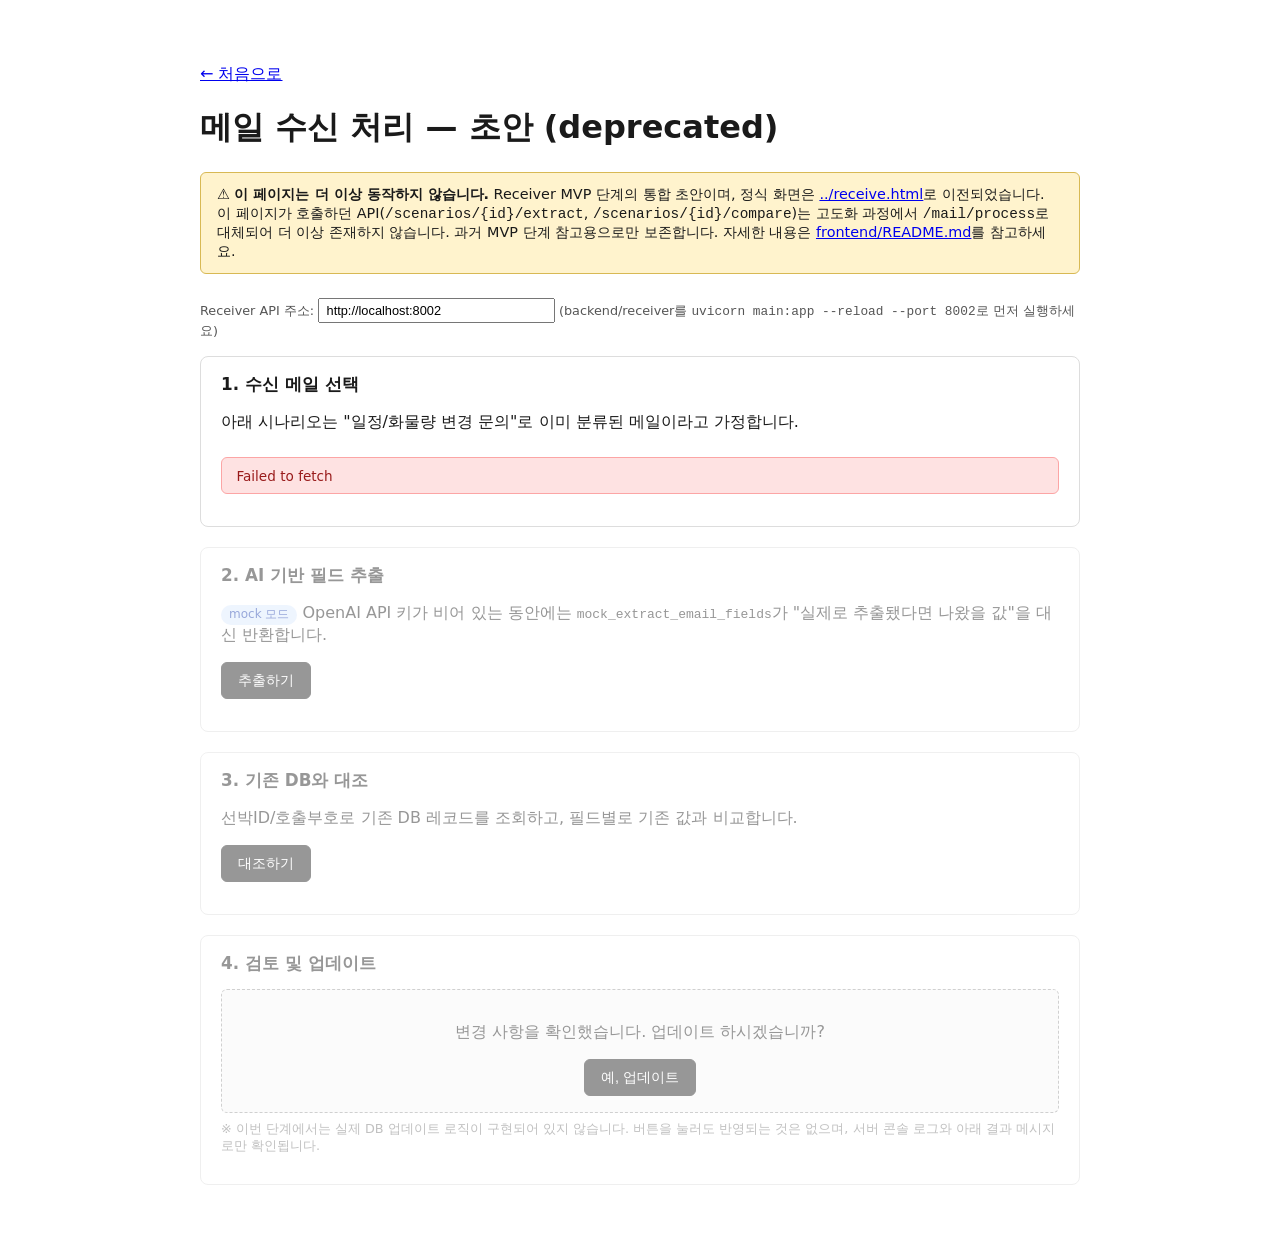
<file: frontend/legacy/receiver-draft.html>
<!--
  DEPRECATED (2026-08-13): 이 파일은 Receiver MVP 단계(모든 기능을 한
  페이지에 담은 통합 초안)의 산출물이다. 정식 화면은 ../receive.html로
  이전되었고, 이 파일이 호출하던 백엔드 API(/scenarios/{id}/extract,
  /scenarios/{id}/compare, 단일 케이스 스키마)는 고도화 과정에서
  /mail/process(다건 케이스 + 근거 문장 + 캘린더 + 우선순위 스키마)로
  대체되어 더 이상 존재하지 않는다. 즉, 이 파일은 이제 실행해도 정상
  동작하지 않는다. 과거 MVP 단계가 어떤 모습이었는지 참고용으로만
  보존한다. 새 기능 작업은 ../receive.html에서 진행할 것.
-->
<!DOCTYPE html>
<html lang="ko">
<head>
  <meta charset="UTF-8" />
  <meta name="viewport" content="width=device-width, initial-scale=1.0" />
  <title>메일 수신 처리 — 초안 (deprecated)</title>
  <link rel="stylesheet" href="../style.css" />
  <style>
    /* 이 페이지 전용 스타일. 정식 분리(receive.html) 시에는 공용
       style.css로 옮기거나 이 페이지와 함께 정리될 예정입니다. */
    body {
      max-width: 880px;
    }
    .draft-banner {
      background: #fff3cd;
      border: 1px solid #d8b954;
      border-radius: 6px;
      padding: 0.75rem 1rem;
      margin-bottom: 1.5rem;
      font-size: 0.9rem;
    }
    .step {
      border: 1px solid #ddd;
      border-radius: 8px;
      padding: 1rem 1.25rem;
      margin-bottom: 1.25rem;
    }
    .step h2 {
      margin-top: 0;
      font-size: 1.05rem;
    }
    .step[data-disabled="true"] {
      opacity: 0.45;
      pointer-events: none;
    }
    .scenario-list {
      display: flex;
      flex-direction: column;
      gap: 0.5rem;
    }
    .scenario-item {
      display: flex;
      align-items: center;
      gap: 0.5rem;
      border: 1px solid #ccc;
      border-radius: 6px;
      padding: 0.5rem 0.75rem;
      cursor: pointer;
      background: #fafafa;
    }
    .scenario-item.selected {
      border-color: #1a1a1a;
      background: #eef2ff;
    }
    .scenario-item small {
      color: #555;
      display: block;
    }
    .mail-box {
      background: #fafafa;
      border: 1px solid #eee;
      border-radius: 6px;
      padding: 0.75rem 1rem;
      white-space: pre-wrap;
      font-size: 0.92rem;
      line-height: 1.5;
    }
    .mail-meta {
      font-size: 0.85rem;
      color: #555;
      margin-bottom: 0.5rem;
    }
    table {
      width: 100%;
      border-collapse: collapse;
      font-size: 0.9rem;
    }
    th, td {
      border: 1px solid #ddd;
      padding: 0.4rem 0.6rem;
      text-align: left;
      vertical-align: top;
    }
    th {
      background: #f5f5f5;
    }
    tr.changed td {
      background: #fff6e5;
    }
    tr.changed td.new-value {
      font-weight: 600;
      color: #b45309;
    }
    .badge {
      display: inline-block;
      font-size: 0.75rem;
      padding: 0.1rem 0.5rem;
      border-radius: 999px;
      background: #eee;
    }
    .badge.mock {
      background: #dbeafe;
      color: #1e40af;
    }
    button {
      cursor: pointer;
      padding: 0.5rem 1rem;
      border-radius: 6px;
      border: 1px solid #1a1a1a;
      background: #1a1a1a;
      color: #fff;
      font-size: 0.9rem;
    }
    button:disabled {
      opacity: 0.5;
      cursor: not-allowed;
    }
    button.secondary {
      background: #fff;
      color: #1a1a1a;
    }
    .update-confirm {
      background: #f7f7f7;
      border: 1px dashed #999;
      border-radius: 6px;
      padding: 1rem;
      text-align: center;
    }
    .update-result {
      margin-top: 0.75rem;
      padding: 0.75rem 1rem;
      border-radius: 6px;
      font-size: 0.9rem;
    }
    .update-result.not-implemented {
      background: #fee2e2;
      color: #991b1b;
      border: 1px solid #fca5a5;
    }
    .api-base-row {
      font-size: 0.8rem;
      color: #555;
      margin-bottom: 1rem;
    }
    .api-base-row input {
      font-size: 0.8rem;
      padding: 0.2rem 0.4rem;
      width: 220px;
    }
    .error-box {
      background: #fee2e2;
      border: 1px solid #fca5a5;
      color: #991b1b;
      border-radius: 6px;
      padding: 0.6rem 0.9rem;
      font-size: 0.85rem;
      margin-top: 0.5rem;
    }
  </style>
</head>
<body>
  <a href="../index.html">&larr; 처음으로</a>
  <h1>메일 수신 처리 — 초안 (deprecated)</h1>

  <div class="draft-banner">
    ⚠️ <strong>이 페이지는 더 이상 동작하지 않습니다.</strong> Receiver MVP
    단계의 통합 초안이며, 정식 화면은
    <a href="../receive.html">../receive.html</a>로 이전되었습니다. 이
    페이지가 호출하던 API(<code>/scenarios/{id}/extract</code>,
    <code>/scenarios/{id}/compare</code>)는 고도화 과정에서
    <code>/mail/process</code>로 대체되어 더 이상 존재하지 않습니다.
    과거 MVP 단계 참고용으로만 보존합니다. 자세한 내용은
    <a href="../README.md">frontend/README.md</a>를 참고하세요.
  </div>

  <div class="api-base-row">
    Receiver API 주소:
    <input id="api-base" type="text" value="http://localhost:8002" />
    (backend/receiver를 <code>uvicorn main:app --reload --port 8002</code>로 먼저 실행하세요)
  </div>

  <!-- 1단계: 수신 메일 선택 -->
  <section class="step" id="step-select">
    <h2>1. 수신 메일 선택</h2>
    <p>아래 시나리오는 "일정/화물량 변경 문의"로 이미 분류된 메일이라고 가정합니다.</p>
    <div id="scenario-list" class="scenario-list">불러오는 중...</div>
    <div id="mail-preview" style="margin-top: 1rem;"></div>
  </section>

  <!-- 2단계: AI 추출 -->
  <section class="step" id="step-extract" data-disabled="true">
    <h2>2. AI 기반 필드 추출</h2>
    <p>
      <span class="badge mock" id="extract-mode-badge">mock 모드</span>
      OpenAI API 키가 비어 있는 동안에는 <code>mock_extract_email_fields</code>가
      "실제로 추출됐다면 나왔을 값"을 대신 반환합니다.
    </p>
    <button id="btn-extract">추출하기</button>
    <div id="extract-result" style="margin-top: 1rem;"></div>
  </section>

  <!-- 3단계: DB 대조 -->
  <section class="step" id="step-compare" data-disabled="true">
    <h2>3. 기존 DB와 대조</h2>
    <p>선박ID/호출부호로 기존 DB 레코드를 조회하고, 필드별로 기존 값과 비교합니다.</p>
    <button id="btn-compare">대조하기</button>
    <div id="compare-result" style="margin-top: 1rem;"></div>
  </section>

  <!-- 4단계: 검토 + 5단계: 자동 업데이트 버튼(UI만) -->
  <section class="step" id="step-update" data-disabled="true">
    <h2>4. 검토 및 업데이트</h2>
    <div class="update-confirm">
      <p>변경 사항을 확인했습니다. 업데이트 하시겠습니까?</p>
      <button id="btn-update">예, 업데이트</button>
    </div>
    <p style="font-size: 0.8rem; color: #777; margin-top: 0.5rem;">
      ※ 이번 단계에서는 실제 DB 업데이트 로직이 구현되어 있지 않습니다.
      버튼을 눌러도 반영되는 것은 없으며, 서버 콘솔 로그와 아래 결과
      메시지로만 확인됩니다.
    </p>
    <div id="update-result"></div>
  </section>

  <script>
    const $ = (sel) => document.querySelector(sel);
    const apiBaseInput = $('#api-base');

    let scenarios = [];
    let selectedScenarioId = null;
    let lastExtracted = null;

    function apiBase() {
      return apiBaseInput.value.replace(/\/$/, '');
    }

    async function apiGet(path) {
      const res = await fetch(apiBase() + path);
      if (!res.ok) throw new Error(`GET ${path} 실패 (${res.status})`);
      return res.json();
    }

    async function apiPost(path, body) {
      const res = await fetch(apiBase() + path, {
        method: 'POST',
        headers: { 'Content-Type': 'application/json' },
        body: body ? JSON.stringify(body) : undefined,
      });
      if (!res.ok) {
        const detail = await res.text();
        throw new Error(`POST ${path} 실패 (${res.status}): ${detail}`);
      }
      return res.json();
    }

    function showError(container, err) {
      const box = document.createElement('div');
      box.className = 'error-box';
      box.textContent = err.message || String(err);
      container.appendChild(box);
    }

    function setStepEnabled(stepId, enabled) {
      $(stepId).dataset.disabled = enabled ? 'false' : 'true';
    }

    function resetDownstream(from) {
      // 시나리오를 다시 선택했을 때 이후 단계 결과를 초기화한다.
      const order = ['#step-extract', '#step-compare', '#step-update'];
      const startIdx = order.indexOf(from);
      order.forEach((id, idx) => {
        if (idx >= startIdx) setStepEnabled(id, false);
      });
      $('#extract-result').innerHTML = '';
      $('#compare-result').innerHTML = '';
      $('#update-result').innerHTML = '';
    }

    async function loadScenarios() {
      const listEl = $('#scenario-list');
      try {
        const data = await apiGet('/scenarios');
        scenarios = data.scenarios;
        listEl.innerHTML = '';
        scenarios.forEach((s) => {
          const item = document.createElement('div');
          item.className = 'scenario-item';
          item.dataset.id = s.id;
          item.innerHTML = `<div><strong>${s.title}</strong><small>${s.summary || ''}</small></div>`;
          item.addEventListener('click', () => selectScenario(s.id));
          listEl.appendChild(item);
        });
      } catch (err) {
        listEl.innerHTML = '';
        showError(listEl, err);
      }
    }

    async function selectScenario(id) {
      selectedScenarioId = id;
      resetDownstream('#step-extract');
      document.querySelectorAll('.scenario-item').forEach((el) => {
        el.classList.toggle('selected', el.dataset.id === id);
      });

      const previewEl = $('#mail-preview');
      previewEl.innerHTML = '불러오는 중...';
      try {
        const scenario = await apiGet(`/scenarios/${id}`);
        const mail = scenario.mail;
        previewEl.innerHTML = `
          <div class="mail-meta">
            보낸사람: ${mail.from} · 받은시각: ${mail.received_at}
          </div>
          <div class="mail-meta"><strong>제목: ${mail.subject}</strong></div>
          <div class="mail-box">${mail.body}</div>
        `;
        setStepEnabled('#step-extract', true);
      } catch (err) {
        previewEl.innerHTML = '';
        showError(previewEl, err);
      }
    }

    function renderExtracted(extracted) {
      const rows = Object.entries(extracted)
        .filter(([key]) => key !== 'meta')
        .map(([key, value]) => `<tr><td>${key}</td><td>${value ?? ''}</td></tr>`)
        .join('');
      const mode = extracted.meta?.source === 'mock' ? 'mock (가짜 추출)' : 'openai (실제 추출)';
      $('#extract-mode-badge').textContent = mode;
      return `
        <table>
          <thead><tr><th>필드</th><th>추출 값</th></tr></thead>
          <tbody>${rows}</tbody>
        </table>
        <p style="font-size: 0.8rem; color: #777;">${extracted.meta?.notes || ''}</p>
      `;
    }

    async function extractScenario() {
      const resultEl = $('#extract-result');
      resultEl.innerHTML = '추출 중...';
      try {
        const data = await apiPost(`/scenarios/${selectedScenarioId}/extract`);
        lastExtracted = data.extracted;
        resultEl.innerHTML = renderExtracted(data.extracted);
        setStepEnabled('#step-compare', true);
      } catch (err) {
        resultEl.innerHTML = '';
        showError(resultEl, err);
      }
    }

    function renderCompare(data) {
      const rows = data.fields
        .map(
          (f) => `
          <tr class="${f.changed ? 'changed' : ''}">
            <td>${f.label}</td>
            <td>${f.old_value ?? ''}</td>
            <td class="new-value">${f.new_value ?? ''}</td>
            <td>${f.changed ? '변경됨' : '동일'}</td>
          </tr>`
        )
        .join('');
      return `
        <p>
          대상 선박: <strong>${data.ship.ship_name}</strong>
          (호출부호 ${data.ship.call_sign}, 선박ID ${data.ship.ship_id})
          — 변경된 필드 ${data.changed_count}건
        </p>
        <table>
          <thead><tr><th>필드</th><th>기존 값</th><th>변경 값</th><th>상태</th></tr></thead>
          <tbody>${rows}</tbody>
        </table>
      `;
    }

    async function compareScenario() {
      const resultEl = $('#compare-result');
      resultEl.innerHTML = '대조 중...';
      try {
        const data = await apiPost(`/scenarios/${selectedScenarioId}/compare`);
        resultEl.innerHTML = renderCompare(data);
        setStepEnabled('#step-update', true);
      } catch (err) {
        resultEl.innerHTML = '';
        showError(resultEl, err);
      }
    }

    async function updateScenario() {
      const resultEl = $('#update-result');
      resultEl.innerHTML = '';
      try {
        const data = await apiPost('/update', { scenario_id: selectedScenarioId });
        console.log(
          '[receiver-draft] 자동 업데이트 버튼 클릭됨. 실제 DB에는 아무 것도 반영되지 않았습니다.',
          data
        );
        const box = document.createElement('div');
        box.className = 'update-result not-implemented';
        box.textContent = `${data.message} (status: ${data.status})`;
        resultEl.appendChild(box);
      } catch (err) {
        showError(resultEl, err);
      }
    }

    $('#btn-extract').addEventListener('click', extractScenario);
    $('#btn-compare').addEventListener('click', compareScenario);
    $('#btn-update').addEventListener('click', updateScenario);

    loadScenarios();
  </script>
</body>
</html>
</file>
<file: frontend/style.css>
body {
  font-family: system-ui, -apple-system, "Segoe UI", sans-serif;
  max-width: 640px;
  margin: 4rem auto;
  padding: 0 1.5rem;
  color: #1a1a1a;
}

.landing {
  text-align: center;
}

.landing__actions {
  display: flex;
  gap: 1rem;
  justify-content: center;
  margin-top: 2rem;
}

.landing__button {
  padding: 0.75rem 1.5rem;
  border: 1px solid #1a1a1a;
  border-radius: 6px;
  text-decoration: none;
  color: inherit;
}

/* ---------- Clovis 통합 랜딩 ---------- */
.landing-body {
  --navy: #00204e;
  --blue: #003478;
  --mint: #00aad2;
  max-width: none;
  min-height: 100vh;
  margin: 0;
  padding: 0;
  color: #eaf2f9;
  background:
    radial-gradient(circle at 90% 5%, rgba(0,170,210,.22), transparent 30%),
    radial-gradient(circle at 8% 95%, rgba(0,52,120,.42), transparent 34%),
    #04162e;
}
.control-landing { max-width: 1180px; margin: 0 auto; padding: 0 1.5rem 2rem; }
.landing-nav { height: 72px; display: flex; align-items: center; justify-content: space-between; border-bottom: 1px solid rgba(255,255,255,.12); }
.landing-brand { display: flex; align-items: center; gap: .65rem; }
.landing-brand > span { display: grid; place-items: center; width: 36px; height: 36px; border: 1px solid var(--mint); border-radius: 8px; color: var(--mint); font-weight: 900; }
.landing-brand strong, .landing-brand small { display: block; }
.landing-brand strong { letter-spacing: .13em; font-size: .92rem; }
.landing-brand small { color: #8fa5bc; letter-spacing: .09em; font-size: .57rem; }
.landing-status { color: #8fa5bc; font-size: .66rem; letter-spacing: .1em; }
.landing-status i { display: inline-block; width: 7px; height: 7px; margin-right: .45rem; border-radius: 50%; background: var(--mint); box-shadow: 0 0 0 4px rgba(84,223,189,.12); }
.landing-hero { display: grid; grid-template-columns: 1fr auto; align-items: end; gap: 2rem; padding: 4rem 0 2.5rem; }
.landing-eyebrow { color: var(--mint); font-size: .72rem; font-weight: 800; letter-spacing: .17em; }
.landing-hero h1 { margin: .6rem 0 .85rem; font-size: clamp(2.1rem,4vw,3.4rem); line-height: 1.14; letter-spacing: -.04em; }
.landing-hero h1 em { color: var(--mint); font-style: normal; }
.landing-hero p { max-width: 700px; margin: 0; color: #aebed0; line-height: 1.65; }
.landing-pipeline { display: flex; align-items: center; gap: .36rem; padding-bottom: .45rem; color: #b8c9d9; font-size: .7rem; white-space: nowrap; }
.landing-pipeline span { padding: .35rem .5rem; border: 1px solid rgba(255,255,255,.14); border-radius: 999px; background: rgba(255,255,255,.05); }
.landing-pipeline b { color: var(--mint); }
.landing-workspaces { display: grid; grid-template-columns: 1fr 1fr; gap: 1rem; }
.workspace-card { position: relative; min-height: 355px; padding: 1.5rem; overflow: hidden; color: #eaf2f9; text-decoration: none; border: 1px solid rgba(255,255,255,.14); border-radius: 14px; background: rgba(255,255,255,.055); transition: transform .18s ease,border-color .18s ease,background .18s ease; }
.workspace-card:hover { transform: translateY(-4px); border-color: rgba(84,223,189,.55); background: rgba(255,255,255,.075); }
.workspace-card--receive { background: linear-gradient(145deg,rgba(18,62,103,.68),rgba(9,35,64,.74)); }
.workspace-card--send { background: linear-gradient(145deg,rgba(10,74,143,.55),rgba(9,35,64,.74)); }
.workspace-card__number { position: absolute; right: 1.2rem; top: .75rem; color: rgba(255,255,255,.09); font-size: 4.8rem; font-weight: 900; }
.workspace-card__icon { display: grid; place-items: center; width: 42px; height: 42px; margin-bottom: 1rem; border-radius: 9px; color: #062a27; background: var(--mint); font-size: 1.25rem; font-weight: 900; }
.workspace-card__kicker { color: var(--mint); font-size: .65rem; font-weight: 900; letter-spacing: .14em; }
.workspace-card h2 { margin: .25rem 0 .5rem; font-size: 1.45rem; }
.workspace-card p { max-width: 500px; margin: 0; color: #b8c8d7; font-size: .83rem; line-height: 1.52; }
.workspace-card ul { display: grid; grid-template-columns: 1fr 1fr; gap: .4rem .8rem; margin: 1.25rem 0 1.35rem; padding: 0; list-style: none; color: #d5e1eb; font-size: .75rem; }
.workspace-card li::before { content: "✓"; margin-right: .42rem; color: var(--mint); }
.workspace-card > strong { color: #fff; font-size: .8rem; }
.landing-footer { display: flex; justify-content: space-between; gap: 1rem; padding: 1.4rem 0 0; color: #7189a1; font-size: .67rem; }
@media(max-width:850px){.landing-hero{grid-template-columns:1fr;padding-top:2.5rem}.landing-pipeline{flex-wrap:wrap;white-space:normal}.landing-workspaces{grid-template-columns:1fr}.workspace-card{min-height:0}.landing-footer{flex-direction:column}.workspace-card ul{grid-template-columns:1fr}}
</file>
<file: frontend/clovis-theme.css>
/* =========================================================================
   Clovis / Hyundai Glovis Brand Theme
   -------------------------------------------------------------------------
   Shared across index.html / receive.html / send.html.

   receive.html and send.html both use markup with .clovis-header /
   .clovis-brand / .clovis-nav / .clovis-system / .clovis-opsbar /
   .ai-mode-chip — but only send.html's app.css actually defines matching
   selectors (as .app-header--studio / .studio-brand / .global-nav, etc.),
   and it never defined .clovis-opsbar or .ai-mode-chip at all. That
   mismatch is why the top header rendered as unstyled stacked links.

   This file defines those shared components fully (layout + color) so
   both pages render correctly regardless of app.css. Nothing here changes
   any link, href, label, or interactive behavior — only appearance.
   ========================================================================= */

:root {
  --glovis-navy: #00204e;
  --glovis-blue: #003478;
  --glovis-blue-mid: #0a4a8f;
  --glovis-accent: #00aad2;
  --glovis-primary-fixed: #d8e2ff;
  --glovis-primary-fixed-strong: #aec6ff;
  --glovis-on-primary-fixed: #001a43;
  --glovis-on-surface-variant: #434751;
  --glovis-success: #2f7d5c;
  --glovis-warning: #b8863a;
  --glovis-danger: #ba1a1a;
}

/* ---------- 상단 헤더 ---------- */
.clovis-header {
  display: flex;
  align-items: center;
  gap: 1rem;
  min-height: 64px;
  padding: 0 2rem;
  background: var(--glovis-navy);
  color: #fff;
  border-bottom: 1px solid rgba(255,255,255,.13);
  box-shadow: 0 5px 18px rgba(4,18,37,.18);
}
.clovis-brand {
  display: flex;
  align-items: center;
  gap: .65rem;
  color: #fff;
  text-decoration: none;
}
.clovis-brand__mark {
  display: grid; place-items: center; width: 34px; height: 34px;
  border: 1px solid var(--glovis-accent); border-radius: 8px;
  color: var(--glovis-accent); font-weight: 900;
}
.clovis-brand strong { display: block; letter-spacing: .12em; font-size: .86rem; color: #fff; }
.clovis-brand small { display: block; color: #9fb2c8; letter-spacing: .08em; font-size: .54rem; }
.clovis-brand__suite {
  margin-left: .35rem; padding: .18rem .55rem; border: 1px solid rgba(255,255,255,.28);
  border-radius: 999px; color: var(--glovis-accent); font-size: .6rem; font-weight: 800; letter-spacing: .08em;
}
.clovis-brand__suite em { font-style: normal; }

.clovis-nav { display: flex; align-self: stretch; margin-left: 2rem; }
.clovis-nav a {
  display: flex; align-items: center; padding: 0 1rem; color: #b8c8da;
  text-decoration: none; font-size: .82rem; border-bottom: 3px solid transparent;
}
.clovis-nav a:hover, .clovis-nav a.is-active {
  color: #fff; background: rgba(255,255,255,.05); border-bottom-color: var(--glovis-accent);
}

.clovis-system { margin-left: auto; display: flex; align-items: center; color: #91a6bc; font-size: .66rem; letter-spacing: .1em; }
.clovis-system i {
  display: inline-block; width: 7px; height: 7px; margin-right: .4rem; border-radius: 50%;
  background: var(--glovis-accent); box-shadow: 0 0 0 4px rgba(0,170,210,.14);
}

@media (max-width: 720px) {
  .clovis-header { padding: 0 .9rem; }
  .clovis-nav { margin-left: .5rem; }
  .clovis-system { display: none; }
}

/* ---------- 운영 연동 상태 바 ---------- */
.clovis-opsbar { display: grid; grid-template-columns: repeat(4, 1fr); gap: .6rem; margin: 1rem 0; }
.clovis-opsbar__item {
  display: flex; align-items: center; gap: .6rem;
  padding: .65rem .75rem; border: 1px solid #dbe6ef; border-radius: 6px; background: #fff;
}
.clovis-opsbar__item.is-ready { border-color: var(--glovis-primary-fixed-strong); background: #f3f7ff; }
.clovis-opsbar__icon {
  display: grid; place-items: center; flex: 0 0 auto; width: 32px; height: 32px;
  border-radius: 7px; font-weight: 800; font-size: .68rem; color: var(--glovis-blue); background: #e8edf5;
}
.clovis-opsbar__item.is-ready .clovis-opsbar__icon { color: #fff; background: var(--glovis-blue); }
.clovis-opsbar__copy { display: flex; flex-direction: column; gap: .1rem; }
.clovis-opsbar__copy strong { font-size: .78rem; color: var(--glovis-navy); }
.clovis-opsbar__copy > span { font-size: .68rem; color: var(--glovis-on-surface-variant); }

@media (max-width: 760px) {
  .clovis-opsbar { grid-template-columns: 1fr 1fr; }
}

/* ---------- AI 연동 상태 칩 ---------- */
.ai-mode-chip {
  display: inline-block; padding: .2rem .55rem; border-radius: 999px;
  font-size: .68rem; font-weight: 700; color: var(--glovis-blue);
  background: var(--glovis-primary-fixed); border: 1px solid var(--glovis-primary-fixed-strong);
}
.ai-mode-chip.fallback { color: #5b6472; background: #f4f6fa; border-color: #d5dbe4; }
.ai-mode-chip.error { color: #9c2b2b; background: #fbecec; border-color: #e3b6b6; }
</file>
